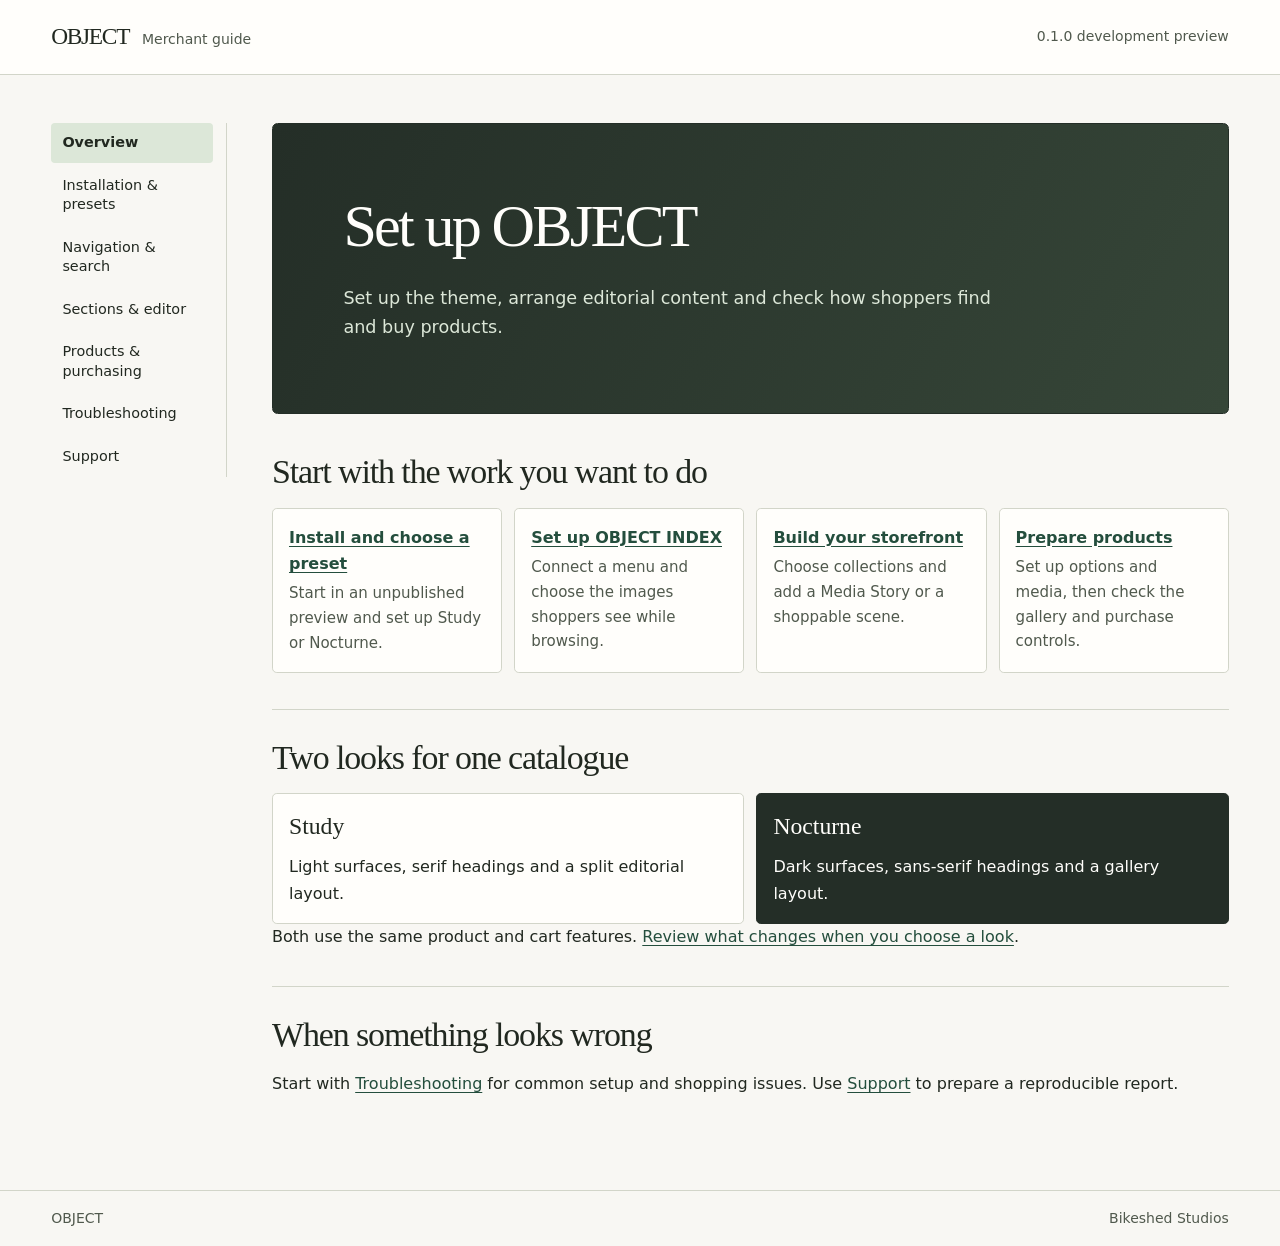
<file: index.html>
<!doctype html>
<html lang="en">
<head>
  <meta charset="utf-8">
  <meta name="viewport" content="width=device-width, initial-scale=1">
  <meta name="description" content="Set up the theme, arrange editorial content and check how shoppers find and buy products.">
  <title>OBJECT Merchant Guide</title>
  <link rel="stylesheet" href="assets/docs.css">
</head>
<body>
  <a class="skip-link" href="#main-content">Skip to content</a>
  <header class="masthead">
    <div class="masthead-inner">
      <a class="brand" href="index.html"><span>OBJECT</span><span>Merchant guide</span></a>
      <p class="version">0.1.0 development preview</p>
    </div>
  </header>
  <div class="shell">
    <nav class="guide-nav" aria-label="Guide">
      <ul>
        <li><a href="index.html" aria-current="page">Overview</a></li>
<li><a href="installation.html">Installation &amp; presets</a></li>
<li><a href="navigation.html">Navigation &amp; search</a></li>
<li><a href="sections.html">Sections &amp; editor</a></li>
<li><a href="products.html">Products &amp; purchasing</a></li>
<li><a href="troubleshooting.html">Troubleshooting</a></li>
<li><a href="support.html">Support</a></li>
      </ul>
    </nav>
    <main id="main-content" tabindex="-1">
      <header class="page-heading page-heading--home">
        <h1>Set up OBJECT</h1>
        <p>Set up the theme, arrange editorial content and check how shoppers find and buy products.</p>
      </header>
      <div class="reading-layout reading-layout--wide">
        
        <div class="reading">
<section aria-labelledby="start">
  <h2 id="start">Start with the work you want to do</h2>
  <div class="task-grid">
    <a class="task-card" href="installation.html"><strong>Install and choose a preset</strong><span>Start in an unpublished preview and set up Study or Nocturne.</span></a>
    <a class="task-card" href="navigation.html#index"><strong>Set up OBJECT INDEX</strong><span>Connect a menu and choose the images shoppers see while browsing.</span></a>
    <a class="task-card" href="sections.html"><strong>Build your storefront</strong><span>Choose collections and add a Media Story or a shoppable scene.</span></a>
    <a class="task-card" href="products.html#variants"><strong>Prepare products</strong><span>Set up options and media, then check the gallery and purchase controls.</span></a>
  </div>
</section>
<section aria-labelledby="presets">
  <h2 id="presets">Two looks for one catalogue</h2>
  <div class="preset-grid">
    <div class="preset-card"><h3>Study</h3><p>Light surfaces, serif headings and a split editorial layout.</p></div>
    <div class="preset-card preset-card--dark"><h3>Nocturne</h3><p>Dark surfaces, sans-serif headings and a gallery layout.</p></div>
  </div>
  <p>Both use the same product and cart features. <a href="installation.html#choose-a-look">Review what changes when you choose a look</a>.</p>
</section>
<section aria-labelledby="get-help">
  <h2 id="get-help">When something looks wrong</h2>
  <p>Start with <a href="troubleshooting.html">Troubleshooting</a> for common setup and shopping issues. Use <a href="support.html">Support</a> to prepare a reproducible report.</p>
</section>
        </div>
      </div>
    </main>
  </div>
  <footer class="footer">
    <div class="footer-inner"><span>OBJECT</span><span>Bikeshed Studios</span></div>
  </footer>
</body>
</html>
</file>
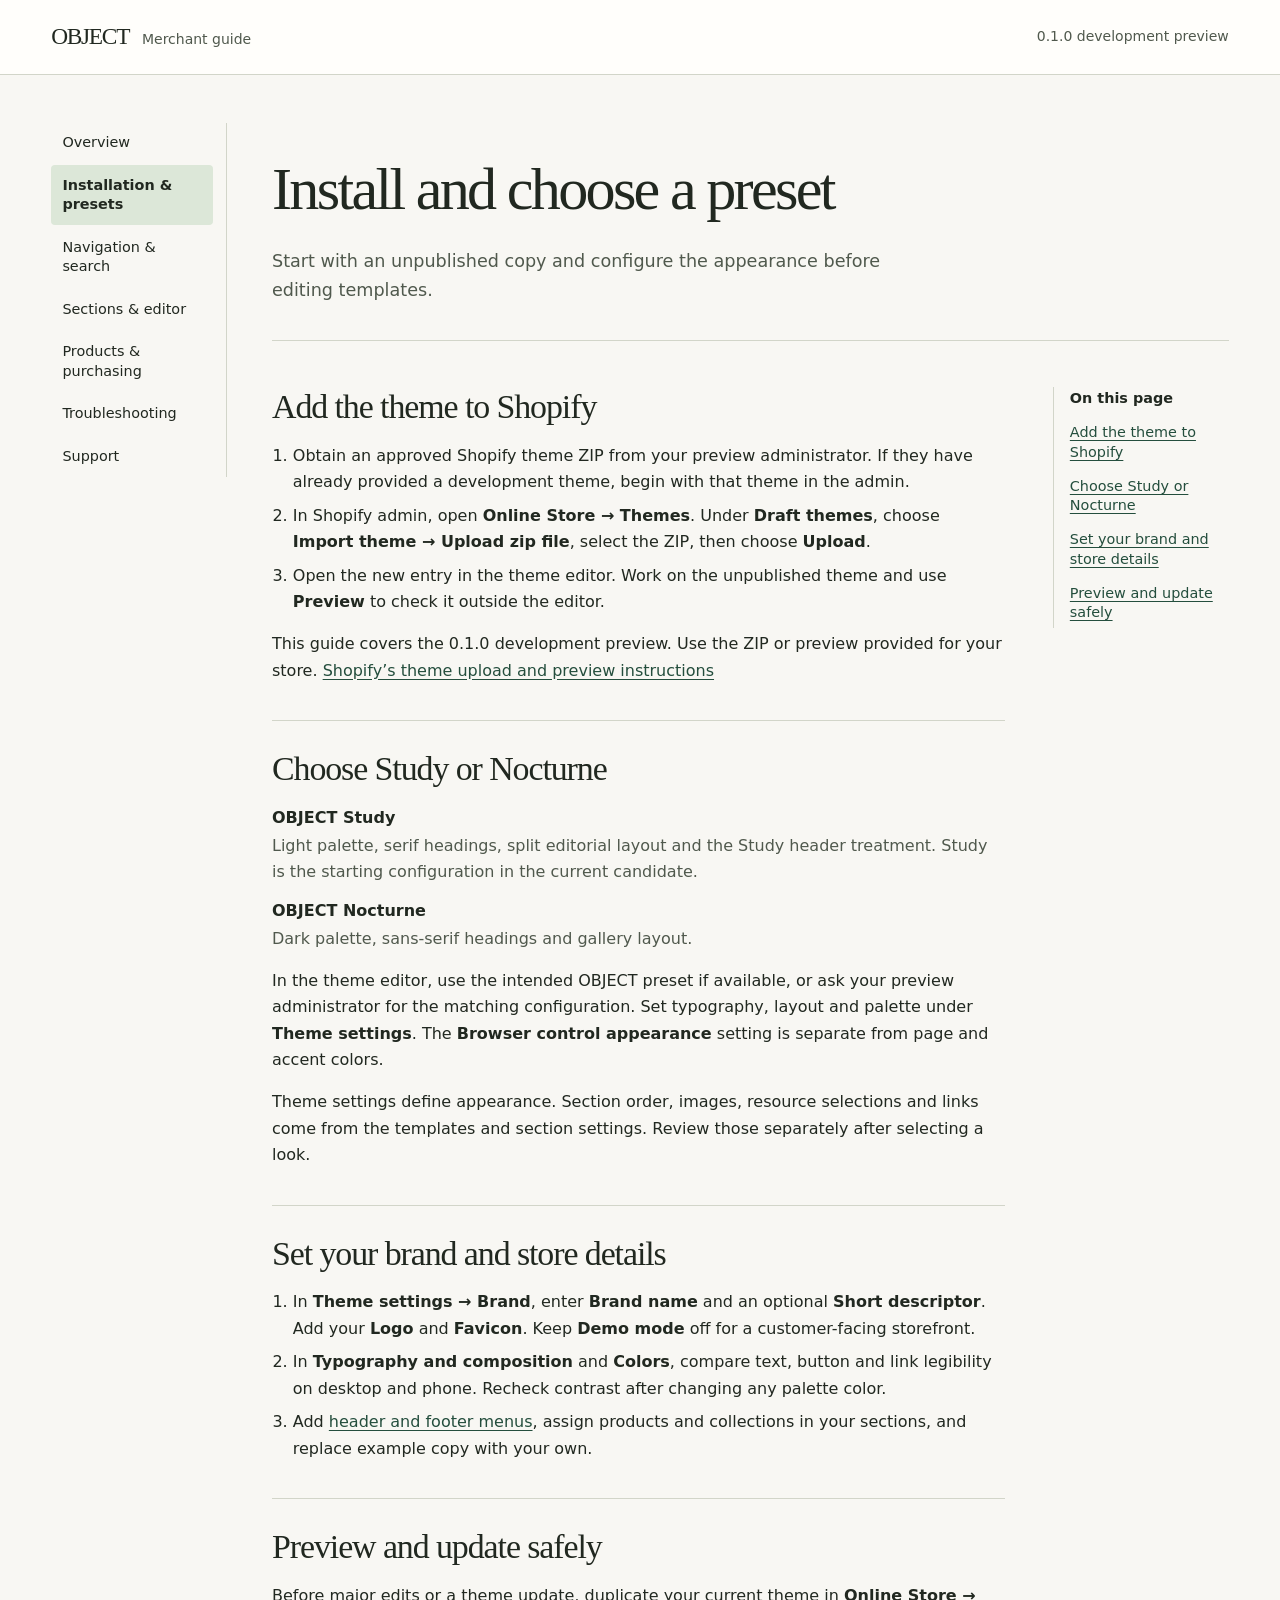
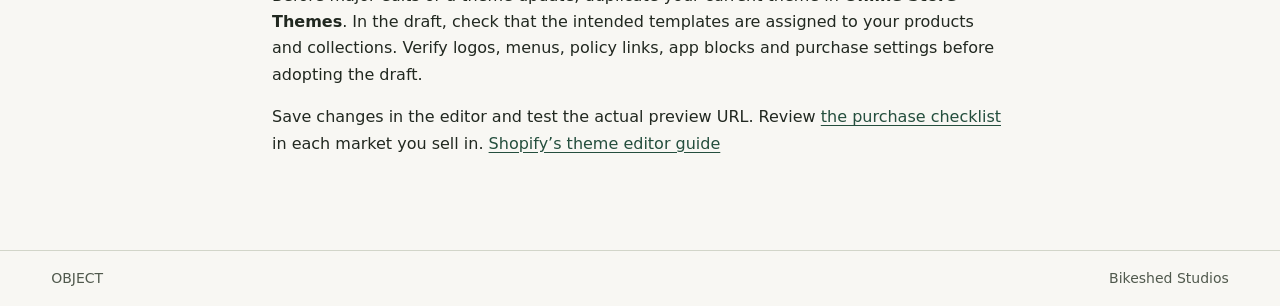
<file: installation.html>
<!doctype html>
<html lang="en">
<head>
  <meta charset="utf-8">
  <meta name="viewport" content="width=device-width, initial-scale=1">
  <meta name="description" content="Start with an unpublished copy and configure the appearance before editing templates.">
  <title>Install and choose a preset | OBJECT Merchant Guide</title>
  <link rel="stylesheet" href="assets/docs.css">
</head>
<body>
  <a class="skip-link" href="#main-content">Skip to content</a>
  <header class="masthead">
    <div class="masthead-inner">
      <a class="brand" href="index.html"><span>OBJECT</span><span>Merchant guide</span></a>
      <p class="version">0.1.0 development preview</p>
    </div>
  </header>
  <div class="shell">
    <nav class="guide-nav" aria-label="Guide">
      <ul>
        <li><a href="index.html">Overview</a></li>
<li><a href="installation.html" aria-current="page">Installation &amp; presets</a></li>
<li><a href="navigation.html">Navigation &amp; search</a></li>
<li><a href="sections.html">Sections &amp; editor</a></li>
<li><a href="products.html">Products &amp; purchasing</a></li>
<li><a href="troubleshooting.html">Troubleshooting</a></li>
<li><a href="support.html">Support</a></li>
      </ul>
    </nav>
    <main id="main-content" tabindex="-1">
      <header class="page-heading">
        <h1>Install and choose a preset</h1>
        <p>Start with an unpublished copy and configure the appearance before editing templates.</p>
      </header>
      <div class="reading-layout">
        <nav class="page-index" aria-label="On this page"><p>On this page</p><ul><li><a href="#install">Add the theme to Shopify</a></li>
<li><a href="#choose-a-look">Choose Study or Nocturne</a></li>
<li><a href="#brand-and-basics">Set your brand and store details</a></li>
<li><a href="#preview">Preview and update safely</a></li></ul></nav>
        <div class="reading">
<section>
  <h2 id="install">Add the theme to Shopify</h2>
  <ol>
    <li>Obtain an approved Shopify theme ZIP from your preview administrator. If they have already provided a development theme, begin with that theme in the admin.</li>
    <li>In Shopify admin, open <strong>Online Store → Themes</strong>. Under <strong>Draft themes</strong>, choose <strong>Import theme → Upload zip file</strong>, select the ZIP, then choose <strong>Upload</strong>.</li>
    <li>Open the new entry in the theme editor. Work on the unpublished theme and use <strong>Preview</strong> to check it outside the editor.</li>
  </ol>
  <p>This guide covers the 0.1.0 development preview. Use the ZIP or preview provided for your store. <a href="https://help.shopify.com/en/manual/online-store/themes/adding-themes">Shopify’s theme upload and preview instructions</a></p>
</section>
<section>
  <h2 id="choose-a-look">Choose Study or Nocturne</h2>
  <dl>
    <dt>OBJECT Study</dt><dd>Light palette, serif headings, split editorial layout and the Study header treatment. Study is the starting configuration in the current candidate.</dd>
    <dt>OBJECT Nocturne</dt><dd>Dark palette, sans-serif headings and gallery layout.</dd>
  </dl>
  <p>In the theme editor, use the intended OBJECT preset if available, or ask your preview administrator for the matching configuration. Set typography, layout and palette under <strong>Theme settings</strong>. The <strong>Browser control appearance</strong> setting is separate from page and accent colors.</p>
  <p>Theme settings define appearance. Section order, images, resource selections and links come from the templates and section settings. Review those separately after selecting a look.</p>
</section>
<section>
  <h2 id="brand-and-basics">Set your brand and store details</h2>
  <ol>
    <li>In <strong>Theme settings → Brand</strong>, enter <strong>Brand name</strong> and an optional <strong>Short descriptor</strong>. Add your <strong>Logo</strong> and <strong>Favicon</strong>. Keep <strong>Demo mode</strong> off for a customer-facing storefront.</li>
    <li>In <strong>Typography and composition</strong> and <strong>Colors</strong>, compare text, button and link legibility on desktop and phone. Recheck contrast after changing any palette color.</li>
    <li>Add <a href="navigation.html#index">header and footer menus</a>, assign products and collections in your sections, and replace example copy with your own.</li>
  </ol>
</section>
<section>
  <h2 id="preview">Preview and update safely</h2>
  <p>Before major edits or a theme update, duplicate your current theme in <strong>Online Store → Themes</strong>. In the draft, check that the intended templates are assigned to your products and collections. Verify logos, menus, policy links, app blocks and purchase settings before adopting the draft.</p>
  <p>Save changes in the editor and test the actual preview URL. Review <a href="products.html#preview-purchase">the purchase checklist</a> in each market you sell in. <a href="https://help.shopify.com/en/manual/online-store/themes/customizing-themes">Shopify’s theme editor guide</a></p>
</section>
        </div>
      </div>
    </main>
  </div>
  <footer class="footer">
    <div class="footer-inner"><span>OBJECT</span><span>Bikeshed Studios</span></div>
  </footer>
</body>
</html>
</file>
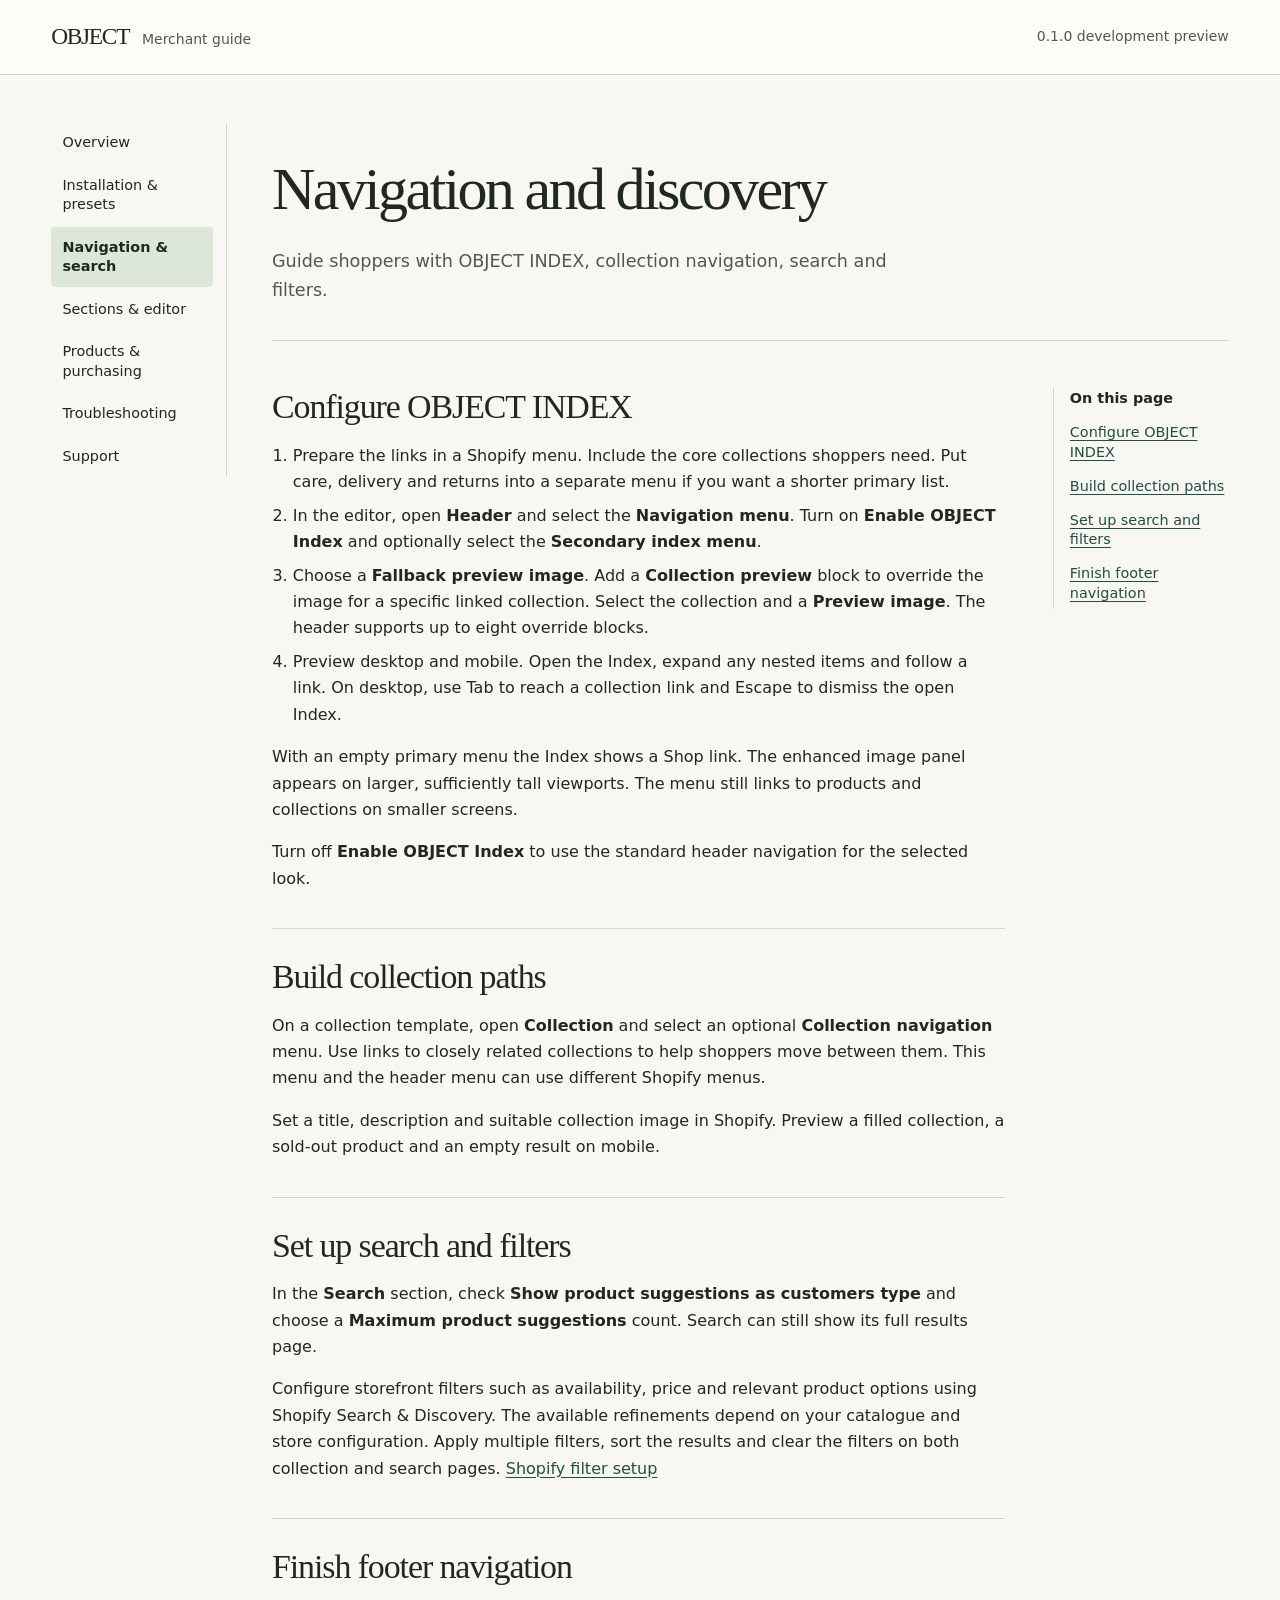
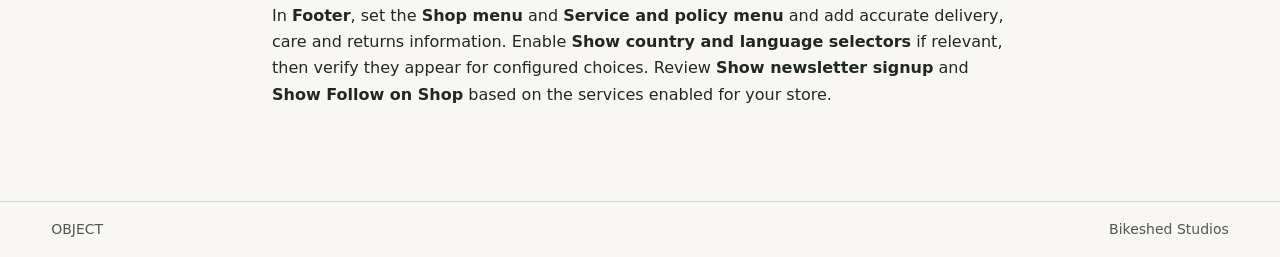
<file: navigation.html>
<!doctype html>
<html lang="en">
<head>
  <meta charset="utf-8">
  <meta name="viewport" content="width=device-width, initial-scale=1">
  <meta name="description" content="Guide shoppers with OBJECT INDEX, collection navigation, search and filters.">
  <title>Navigation and discovery | OBJECT Merchant Guide</title>
  <link rel="stylesheet" href="assets/docs.css">
</head>
<body>
  <a class="skip-link" href="#main-content">Skip to content</a>
  <header class="masthead">
    <div class="masthead-inner">
      <a class="brand" href="index.html"><span>OBJECT</span><span>Merchant guide</span></a>
      <p class="version">0.1.0 development preview</p>
    </div>
  </header>
  <div class="shell">
    <nav class="guide-nav" aria-label="Guide">
      <ul>
        <li><a href="index.html">Overview</a></li>
<li><a href="installation.html">Installation &amp; presets</a></li>
<li><a href="navigation.html" aria-current="page">Navigation &amp; search</a></li>
<li><a href="sections.html">Sections &amp; editor</a></li>
<li><a href="products.html">Products &amp; purchasing</a></li>
<li><a href="troubleshooting.html">Troubleshooting</a></li>
<li><a href="support.html">Support</a></li>
      </ul>
    </nav>
    <main id="main-content" tabindex="-1">
      <header class="page-heading">
        <h1>Navigation and discovery</h1>
        <p>Guide shoppers with OBJECT INDEX, collection navigation, search and filters.</p>
      </header>
      <div class="reading-layout">
        <nav class="page-index" aria-label="On this page"><p>On this page</p><ul><li><a href="#index">Configure OBJECT INDEX</a></li>
<li><a href="#collections">Build collection paths</a></li>
<li><a href="#search-filters">Set up search and filters</a></li>
<li><a href="#footer">Finish footer navigation</a></li></ul></nav>
        <div class="reading">
<section>
  <h2 id="index">Configure OBJECT INDEX</h2>
  <ol>
    <li>Prepare the links in a Shopify menu. Include the core collections shoppers need. Put care, delivery and returns into a separate menu if you want a shorter primary list.</li>
    <li>In the editor, open <strong>Header</strong> and select the <strong>Navigation menu</strong>. Turn on <strong>Enable OBJECT Index</strong> and optionally select the <strong>Secondary index menu</strong>.</li>
    <li>Choose a <strong>Fallback preview image</strong>. Add a <strong>Collection preview</strong> block to override the image for a specific linked collection. Select the collection and a <strong>Preview image</strong>. The header supports up to eight override blocks.</li>
    <li>Preview desktop and mobile. Open the Index, expand any nested items and follow a link. On desktop, use Tab to reach a collection link and Escape to dismiss the open Index.</li>
  </ol>
  <p>With an empty primary menu the Index shows a Shop link. The enhanced image panel appears on larger, sufficiently tall viewports. The menu still links to products and collections on smaller screens.</p>
  <p>Turn off <strong>Enable OBJECT Index</strong> to use the standard header navigation for the selected look.</p>
</section>
<section>
  <h2 id="collections">Build collection paths</h2>
  <p>On a collection template, open <strong>Collection</strong> and select an optional <strong>Collection navigation</strong> menu. Use links to closely related collections to help shoppers move between them. This menu and the header menu can use different Shopify menus.</p>
  <p>Set a title, description and suitable collection image in Shopify. Preview a filled collection, a sold-out product and an empty result on mobile.</p>
</section>
<section>
  <h2 id="search-filters">Set up search and filters</h2>
  <p>In the <strong>Search</strong> section, check <strong>Show product suggestions as customers type</strong> and choose a <strong>Maximum product suggestions</strong> count. Search can still show its full results page.</p>
  <p>Configure storefront filters such as availability, price and relevant product options using Shopify Search &amp; Discovery. The available refinements depend on your catalogue and store configuration. Apply multiple filters, sort the results and clear the filters on both collection and search pages. <a href="https://help.shopify.com/en/manual/online-store/storefront-search/search-and-discovery-filters">Shopify filter setup</a></p>
</section>
<section>
  <h2 id="footer">Finish footer navigation</h2>
  <p>In <strong>Footer</strong>, set the <strong>Shop menu</strong> and <strong>Service and policy menu</strong> and add accurate delivery, care and returns information. Enable <strong>Show country and language selectors</strong> if relevant, then verify they appear for configured choices. Review <strong>Show newsletter signup</strong> and <strong>Show Follow on Shop</strong> based on the services enabled for your store.</p>
</section>
        </div>
      </div>
    </main>
  </div>
  <footer class="footer">
    <div class="footer-inner"><span>OBJECT</span><span>Bikeshed Studios</span></div>
  </footer>
</body>
</html>
</file>
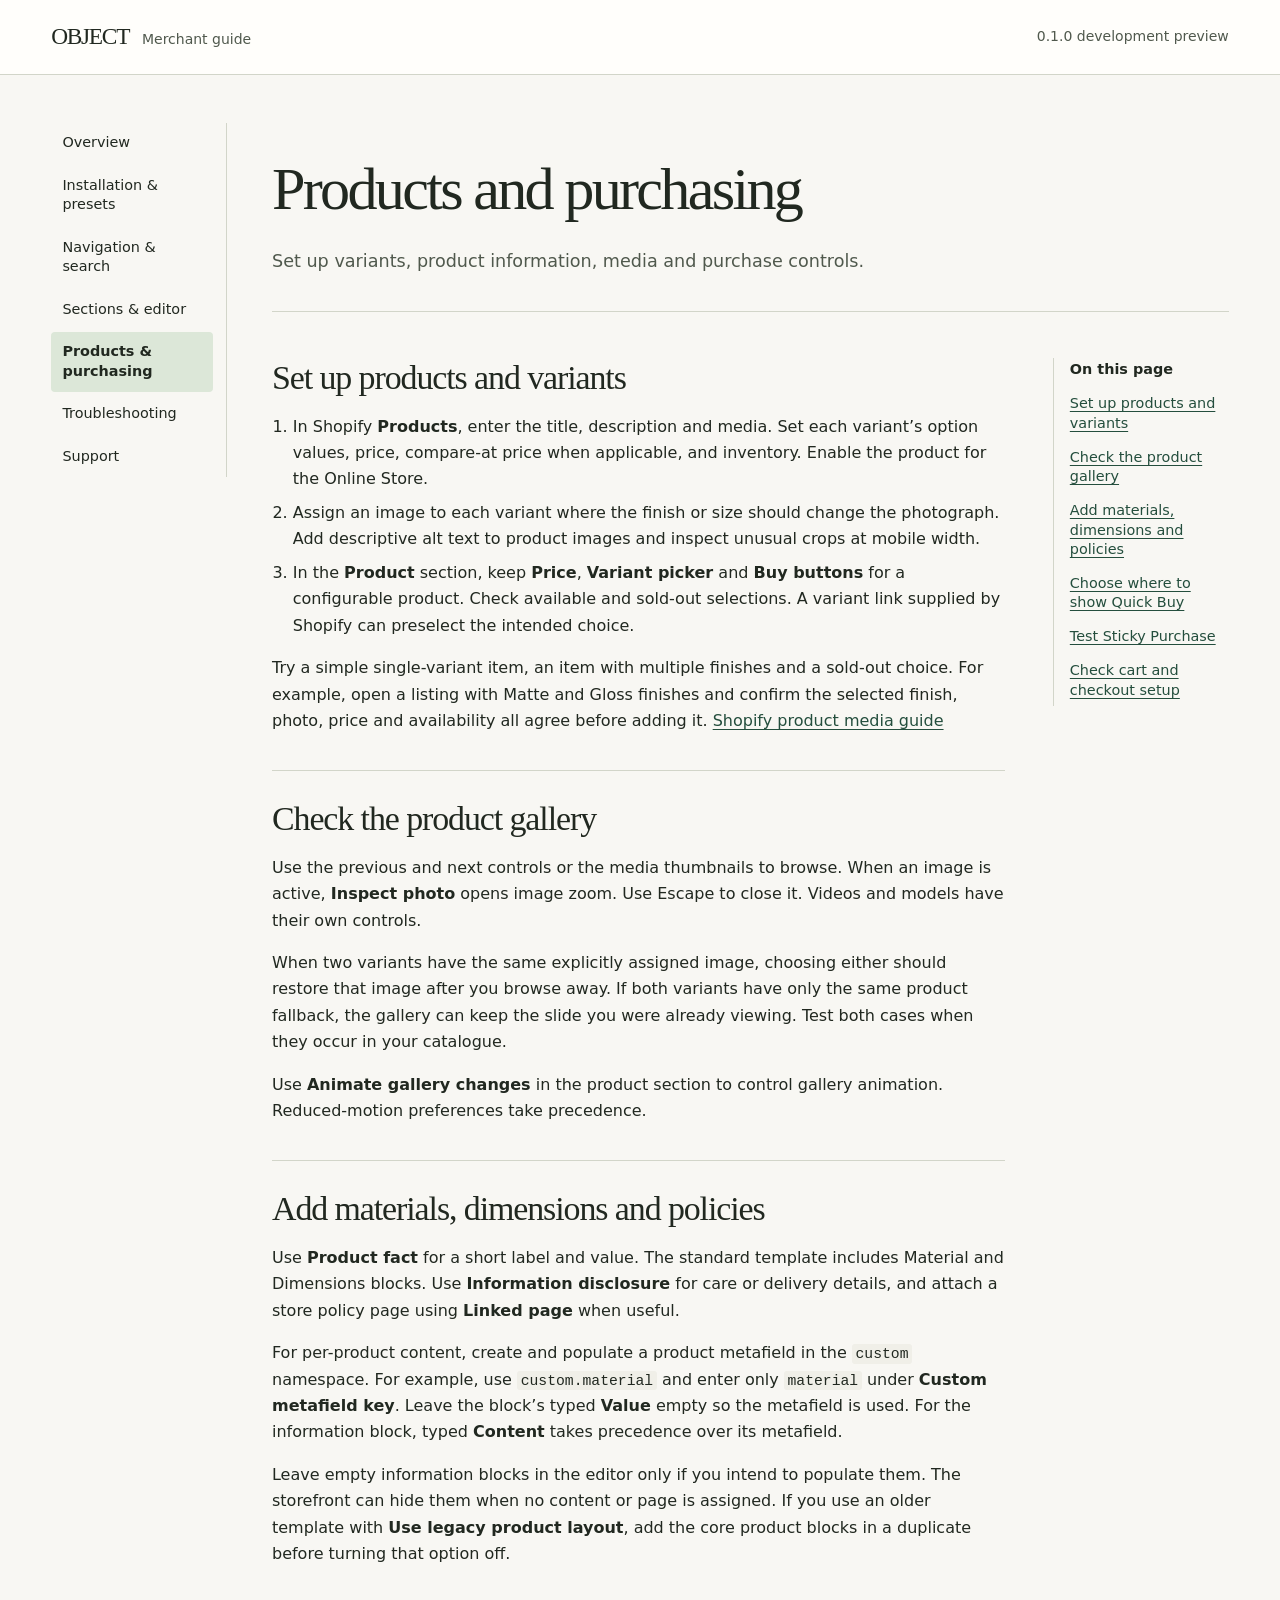
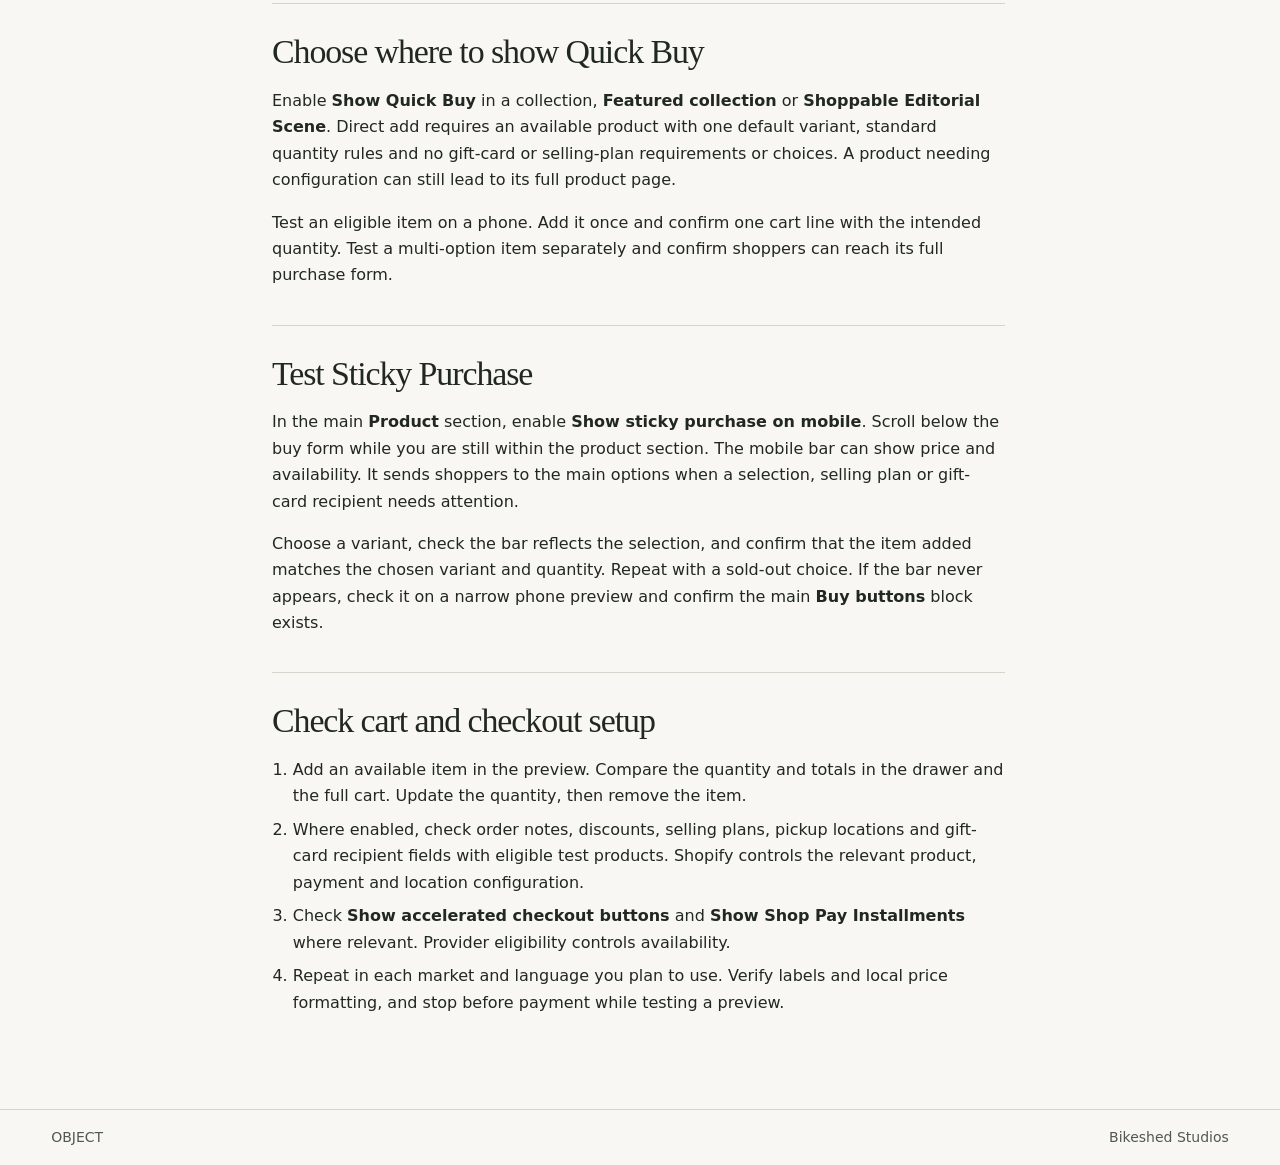
<file: products.html>
<!doctype html>
<html lang="en">
<head>
  <meta charset="utf-8">
  <meta name="viewport" content="width=device-width, initial-scale=1">
  <meta name="description" content="Set up variants, product information, media and purchase controls.">
  <title>Products and purchasing | OBJECT Merchant Guide</title>
  <link rel="stylesheet" href="assets/docs.css">
</head>
<body>
  <a class="skip-link" href="#main-content">Skip to content</a>
  <header class="masthead">
    <div class="masthead-inner">
      <a class="brand" href="index.html"><span>OBJECT</span><span>Merchant guide</span></a>
      <p class="version">0.1.0 development preview</p>
    </div>
  </header>
  <div class="shell">
    <nav class="guide-nav" aria-label="Guide">
      <ul>
        <li><a href="index.html">Overview</a></li>
<li><a href="installation.html">Installation &amp; presets</a></li>
<li><a href="navigation.html">Navigation &amp; search</a></li>
<li><a href="sections.html">Sections &amp; editor</a></li>
<li><a href="products.html" aria-current="page">Products &amp; purchasing</a></li>
<li><a href="troubleshooting.html">Troubleshooting</a></li>
<li><a href="support.html">Support</a></li>
      </ul>
    </nav>
    <main id="main-content" tabindex="-1">
      <header class="page-heading">
        <h1>Products and purchasing</h1>
        <p>Set up variants, product information, media and purchase controls.</p>
      </header>
      <div class="reading-layout">
        <nav class="page-index" aria-label="On this page"><p>On this page</p><ul><li><a href="#variants">Set up products and variants</a></li>
<li><a href="#gallery">Check the product gallery</a></li>
<li><a href="#information">Add materials, dimensions and policies</a></li>
<li><a href="#quick-buy">Choose where to show Quick Buy</a></li>
<li><a href="#sticky-purchase">Test Sticky Purchase</a></li>
<li><a href="#preview-purchase">Check cart and checkout setup</a></li></ul></nav>
        <div class="reading">
<section>
  <h2 id="variants">Set up products and variants</h2>
  <ol>
    <li>In Shopify <strong>Products</strong>, enter the title, description and media. Set each variant’s option values, price, compare-at price when applicable, and inventory. Enable the product for the Online Store.</li>
    <li>Assign an image to each variant where the finish or size should change the photograph. Add descriptive alt text to product images and inspect unusual crops at mobile width.</li>
    <li>In the <strong>Product</strong> section, keep <strong>Price</strong>, <strong>Variant picker</strong> and <strong>Buy buttons</strong> for a configurable product. Check available and sold-out selections. A variant link supplied by Shopify can preselect the intended choice.</li>
  </ol>
  <p>Try a simple single-variant item, an item with multiple finishes and a sold-out choice. For example, open a listing with Matte and Gloss finishes and confirm the selected finish, photo, price and availability all agree before adding it. <a href="https://help.shopify.com/en/manual/products/product-media">Shopify product media guide</a></p>
</section>
<section>
  <h2 id="gallery">Check the product gallery</h2>
  <p>Use the previous and next controls or the media thumbnails to browse. When an image is active, <strong>Inspect photo</strong> opens image zoom. Use Escape to close it. Videos and models have their own controls.</p>
  <p>When two variants have the same explicitly assigned image, choosing either should restore that image after you browse away. If both variants have only the same product fallback, the gallery can keep the slide you were already viewing. Test both cases when they occur in your catalogue.</p>
  <p>Use <strong>Animate gallery changes</strong> in the product section to control gallery animation. Reduced-motion preferences take precedence.</p>
</section>
<section>
  <h2 id="information">Add materials, dimensions and policies</h2>
  <p>Use <strong>Product fact</strong> for a short label and value. The standard template includes Material and Dimensions blocks. Use <strong>Information disclosure</strong> for care or delivery details, and attach a store policy page using <strong>Linked page</strong> when useful.</p>
  <p>For per-product content, create and populate a product metafield in the <code>custom</code> namespace. For example, use <code>custom.material</code> and enter only <code>material</code> under <strong>Custom metafield key</strong>. Leave the block’s typed <strong>Value</strong> empty so the metafield is used. For the information block, typed <strong>Content</strong> takes precedence over its metafield.</p>
  <p>Leave empty information blocks in the editor only if you intend to populate them. The storefront can hide them when no content or page is assigned. If you use an older template with <strong>Use legacy product layout</strong>, add the core product blocks in a duplicate before turning that option off.</p>
</section>
<section>
  <h2 id="quick-buy">Choose where to show Quick Buy</h2>
  <p>Enable <strong>Show Quick Buy</strong> in a collection, <strong>Featured collection</strong> or <strong>Shoppable Editorial Scene</strong>. Direct add requires an available product with one default variant, standard quantity rules and no gift-card or selling-plan requirements or choices. A product needing configuration can still lead to its full product page.</p>
  <p>Test an eligible item on a phone. Add it once and confirm one cart line with the intended quantity. Test a multi-option item separately and confirm shoppers can reach its full purchase form.</p>
</section>
<section>
  <h2 id="sticky-purchase">Test Sticky Purchase</h2>
  <p>In the main <strong>Product</strong> section, enable <strong>Show sticky purchase on mobile</strong>. Scroll below the buy form while you are still within the product section. The mobile bar can show price and availability. It sends shoppers to the main options when a selection, selling plan or gift-card recipient needs attention.</p>
  <p>Choose a variant, check the bar reflects the selection, and confirm that the item added matches the chosen variant and quantity. Repeat with a sold-out choice. If the bar never appears, check it on a narrow phone preview and confirm the main <strong>Buy buttons</strong> block exists.</p>
</section>
<section>
  <h2 id="preview-purchase">Check cart and checkout setup</h2>
  <ol>
    <li>Add an available item in the preview. Compare the quantity and totals in the drawer and the full cart. Update the quantity, then remove the item.</li>
    <li>Where enabled, check order notes, discounts, selling plans, pickup locations and gift-card recipient fields with eligible test products. Shopify controls the relevant product, payment and location configuration.</li>
    <li>Check <strong>Show accelerated checkout buttons</strong> and <strong>Show Shop Pay Installments</strong> where relevant. Provider eligibility controls availability.</li>
    <li>Repeat in each market and language you plan to use. Verify labels and local price formatting, and stop before payment while testing a preview.</li>
  </ol>
</section>
        </div>
      </div>
    </main>
  </div>
  <footer class="footer">
    <div class="footer-inner"><span>OBJECT</span><span>Bikeshed Studios</span></div>
  </footer>
</body>
</html>
</file>
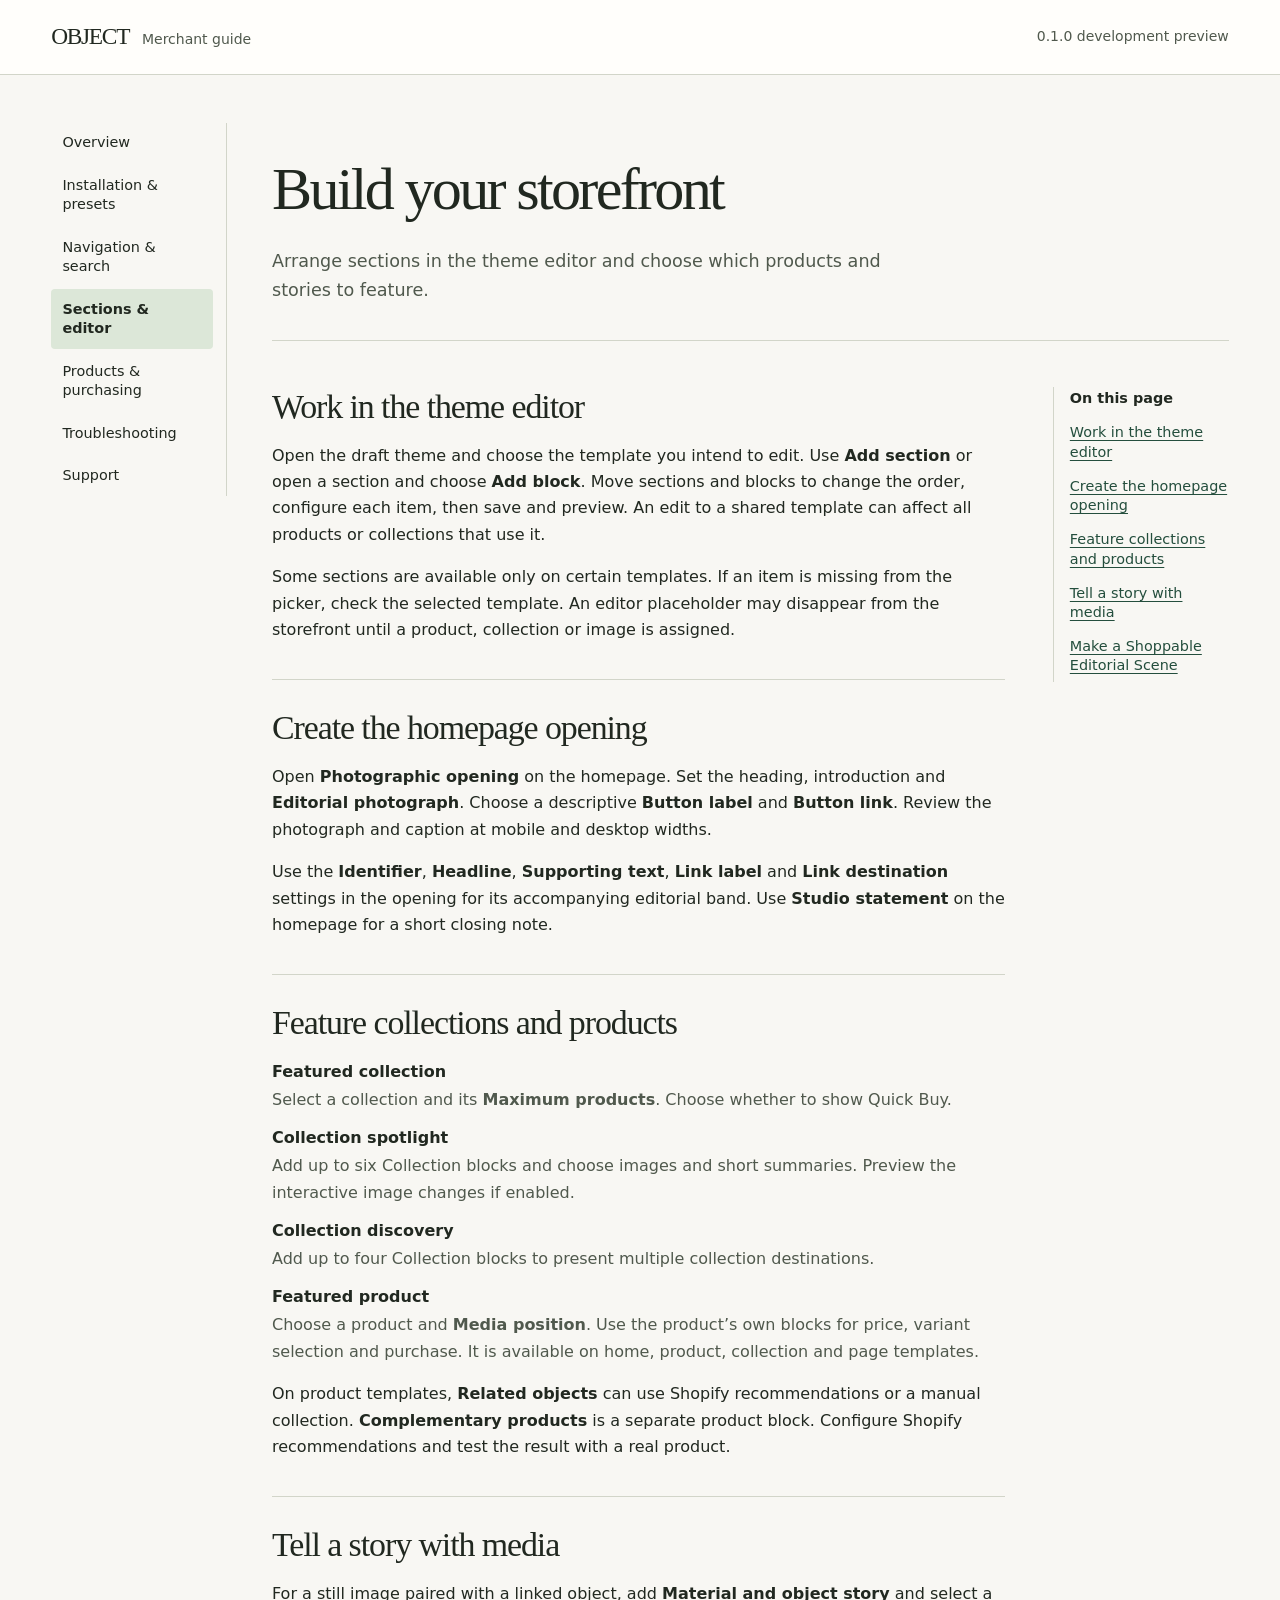
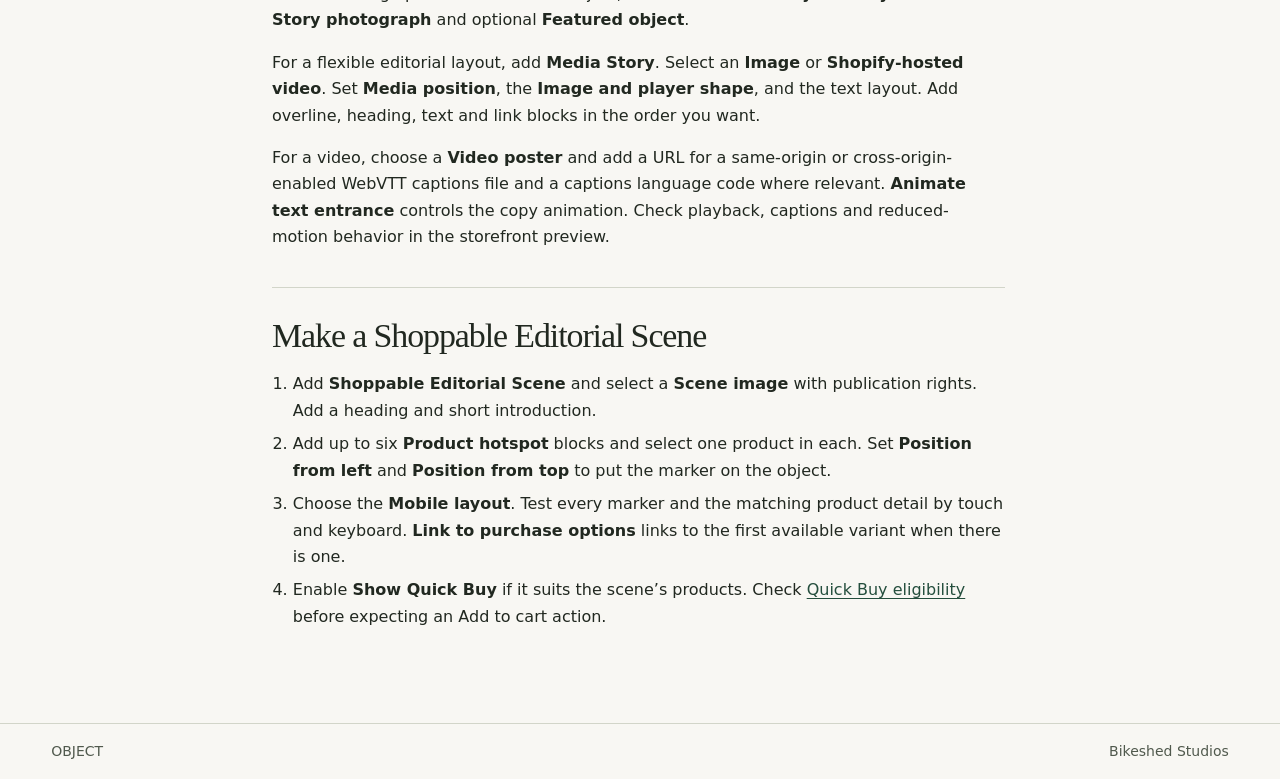
<file: sections.html>
<!doctype html>
<html lang="en">
<head>
  <meta charset="utf-8">
  <meta name="viewport" content="width=device-width, initial-scale=1">
  <meta name="description" content="Arrange sections in the theme editor and choose which products and stories to feature.">
  <title>Build your storefront | OBJECT Merchant Guide</title>
  <link rel="stylesheet" href="assets/docs.css">
</head>
<body>
  <a class="skip-link" href="#main-content">Skip to content</a>
  <header class="masthead">
    <div class="masthead-inner">
      <a class="brand" href="index.html"><span>OBJECT</span><span>Merchant guide</span></a>
      <p class="version">0.1.0 development preview</p>
    </div>
  </header>
  <div class="shell">
    <nav class="guide-nav" aria-label="Guide">
      <ul>
        <li><a href="index.html">Overview</a></li>
<li><a href="installation.html">Installation &amp; presets</a></li>
<li><a href="navigation.html">Navigation &amp; search</a></li>
<li><a href="sections.html" aria-current="page">Sections &amp; editor</a></li>
<li><a href="products.html">Products &amp; purchasing</a></li>
<li><a href="troubleshooting.html">Troubleshooting</a></li>
<li><a href="support.html">Support</a></li>
      </ul>
    </nav>
    <main id="main-content" tabindex="-1">
      <header class="page-heading">
        <h1>Build your storefront</h1>
        <p>Arrange sections in the theme editor and choose which products and stories to feature.</p>
      </header>
      <div class="reading-layout">
        <nav class="page-index" aria-label="On this page"><p>On this page</p><ul><li><a href="#editor">Work in the theme editor</a></li>
<li><a href="#opening">Create the homepage opening</a></li>
<li><a href="#collection-and-product">Feature collections and products</a></li>
<li><a href="#media-story">Tell a story with media</a></li>
<li><a href="#shoppable-scene">Make a Shoppable Editorial Scene</a></li></ul></nav>
        <div class="reading">
<section>
  <h2 id="editor">Work in the theme editor</h2>
  <p>Open the draft theme and choose the template you intend to edit. Use <strong>Add section</strong> or open a section and choose <strong>Add block</strong>. Move sections and blocks to change the order, configure each item, then save and preview. An edit to a shared template can affect all products or collections that use it.</p>
  <p>Some sections are available only on certain templates. If an item is missing from the picker, check the selected template. An editor placeholder may disappear from the storefront until a product, collection or image is assigned.</p>
</section>
<section>
  <h2 id="opening">Create the homepage opening</h2>
  <p>Open <strong>Photographic opening</strong> on the homepage. Set the heading, introduction and <strong>Editorial photograph</strong>. Choose a descriptive <strong>Button label</strong> and <strong>Button link</strong>. Review the photograph and caption at mobile and desktop widths.</p>
  <p>Use the <strong>Identifier</strong>, <strong>Headline</strong>, <strong>Supporting text</strong>, <strong>Link label</strong> and <strong>Link destination</strong> settings in the opening for its accompanying editorial band. Use <strong>Studio statement</strong> on the homepage for a short closing note.</p>
</section>
<section>
  <h2 id="collection-and-product">Feature collections and products</h2>
  <dl>
    <dt>Featured collection</dt><dd>Select a collection and its <strong>Maximum products</strong>. Choose whether to show Quick Buy.</dd>
    <dt>Collection spotlight</dt><dd>Add up to six Collection blocks and choose images and short summaries. Preview the interactive image changes if enabled.</dd>
    <dt>Collection discovery</dt><dd>Add up to four Collection blocks to present multiple collection destinations.</dd>
    <dt>Featured product</dt><dd>Choose a product and <strong>Media position</strong>. Use the product’s own blocks for price, variant selection and purchase. It is available on home, product, collection and page templates.</dd>
  </dl>
  <p>On product templates, <strong>Related objects</strong> can use Shopify recommendations or a manual collection. <strong>Complementary products</strong> is a separate product block. Configure Shopify recommendations and test the result with a real product.</p>
</section>
<section>
  <h2 id="media-story">Tell a story with media</h2>
  <p>For a still image paired with a linked object, add <strong>Material and object story</strong> and select a <strong>Story photograph</strong> and optional <strong>Featured object</strong>.</p>
  <p>For a flexible editorial layout, add <strong>Media Story</strong>. Select an <strong>Image</strong> or <strong>Shopify-hosted video</strong>. Set <strong>Media position</strong>, the <strong>Image and player shape</strong>, and the text layout. Add overline, heading, text and link blocks in the order you want.</p>
  <p>For a video, choose a <strong>Video poster</strong> and add a URL for a same-origin or cross-origin-enabled WebVTT captions file and a captions language code where relevant. <strong>Animate text entrance</strong> controls the copy animation. Check playback, captions and reduced-motion behavior in the storefront preview.</p>
</section>
<section>
  <h2 id="shoppable-scene">Make a Shoppable Editorial Scene</h2>
  <ol>
    <li>Add <strong>Shoppable Editorial Scene</strong> and select a <strong>Scene image</strong> with publication rights. Add a heading and short introduction.</li>
    <li>Add up to six <strong>Product hotspot</strong> blocks and select one product in each. Set <strong>Position from left</strong> and <strong>Position from top</strong> to put the marker on the object.</li>
    <li>Choose the <strong>Mobile layout</strong>. Test every marker and the matching product detail by touch and keyboard. <strong>Link to purchase options</strong> links to the first available variant when there is one.</li>
    <li>Enable <strong>Show Quick Buy</strong> if it suits the scene’s products. Check <a href="products.html#quick-buy">Quick Buy eligibility</a> before expecting an Add to cart action.</li>
  </ol>
</section>
        </div>
      </div>
    </main>
  </div>
  <footer class="footer">
    <div class="footer-inner"><span>OBJECT</span><span>Bikeshed Studios</span></div>
  </footer>
</body>
</html>
</file>
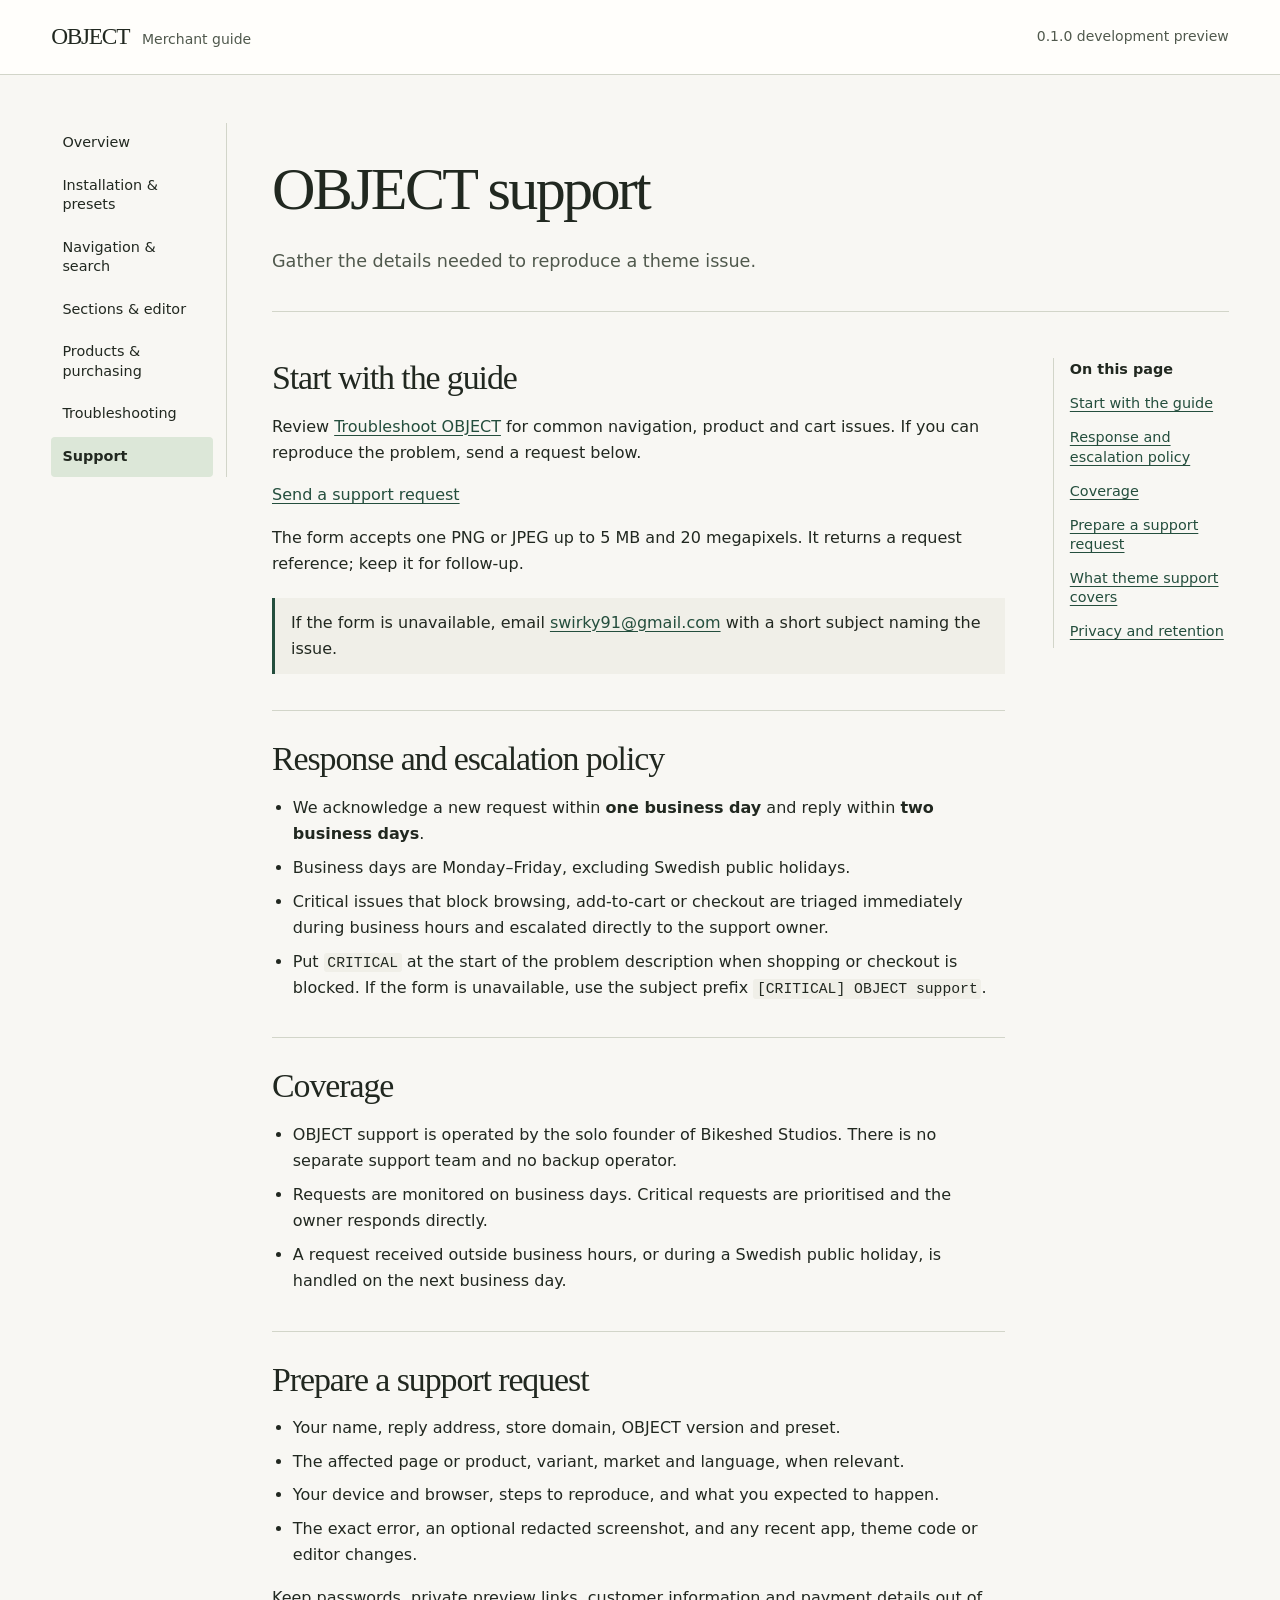
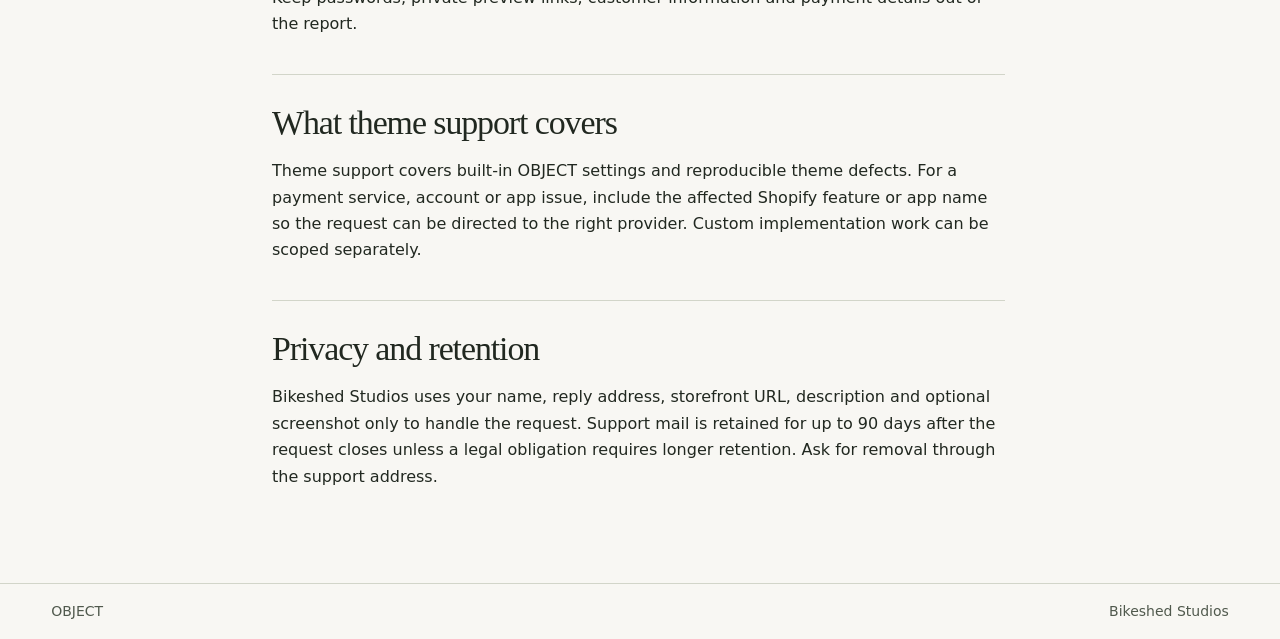
<file: support.html>
<!doctype html>
<html lang="en">
<head>
  <meta charset="utf-8">
  <meta name="viewport" content="width=device-width, initial-scale=1">
  <meta name="description" content="Gather the details needed to reproduce a theme issue.">
  <title>OBJECT support | OBJECT Merchant Guide</title>
  <link rel="stylesheet" href="assets/docs.css">
</head>
<body>
  <a class="skip-link" href="#main-content">Skip to content</a>
  <header class="masthead">
    <div class="masthead-inner">
      <a class="brand" href="index.html"><span>OBJECT</span><span>Merchant guide</span></a>
      <p class="version">0.1.0 development preview</p>
    </div>
  </header>
  <div class="shell">
    <nav class="guide-nav" aria-label="Guide">
      <ul>
        <li><a href="index.html">Overview</a></li>
<li><a href="installation.html">Installation &amp; presets</a></li>
<li><a href="navigation.html">Navigation &amp; search</a></li>
<li><a href="sections.html">Sections &amp; editor</a></li>
<li><a href="products.html">Products &amp; purchasing</a></li>
<li><a href="troubleshooting.html">Troubleshooting</a></li>
<li><a href="support.html" aria-current="page">Support</a></li>
      </ul>
    </nav>
    <main id="main-content" tabindex="-1">
      <header class="page-heading">
        <h1>OBJECT support</h1>
        <p>Gather the details needed to reproduce a theme issue.</p>
      </header>
      <div class="reading-layout">
        <nav class="page-index" aria-label="On this page"><p>On this page</p><ul><li><a href="#start-here">Start with the guide</a></li>
<li><a href="#response-policy">Response and escalation policy</a></li>
<li><a href="#support-coverage">Coverage</a></li>
<li><a href="#prepare-a-request">Prepare a support request</a></li>
<li><a href="#what-support-covers">What theme support covers</a></li>
<li><a href="#support-privacy">Privacy and retention</a></li></ul></nav>
        <div class="reading">
<section>
  <h2 id="start-here">Start with the guide</h2>
  <p>Review <a href="troubleshooting.html">Troubleshoot OBJECT</a> for common navigation, product and cart issues. If you can reproduce the problem, send a request below.</p>
  <p><a class="button" href="https://nullworx.space/support">Send a support request</a></p>
  <p>The form accepts one PNG or JPEG up to 5 MB and 20 megapixels. It returns a request reference; keep it for follow-up.</p>
  <aside class="note" aria-label="Support contact">
    <p>If the form is unavailable, email <a href="mailto:swirky91@gmail.com">swirky91@gmail.com</a> with a short subject naming the issue.</p>
  </aside>
</section>
<section>
  <h2 id="response-policy">Response and escalation policy</h2>
  <ul>
    <li>We acknowledge a new request within <strong>one business day</strong> and reply within <strong>two business days</strong>.</li>
    <li>Business days are Monday–Friday, excluding Swedish public holidays.</li>
    <li>Critical issues that block browsing, add-to-cart or checkout are triaged immediately during business hours and escalated directly to the support owner.</li>
    <li>Put <code>CRITICAL</code> at the start of the problem description when shopping or checkout is blocked. If the form is unavailable, use the subject prefix <code>[CRITICAL] OBJECT support</code>.</li>
  </ul>
</section>
<section>
  <h2 id="support-coverage">Coverage</h2>
  <ul>
    <li>OBJECT support is operated by the solo founder of Bikeshed Studios. There is no separate support team and no backup operator.</li>
    <li>Requests are monitored on business days. Critical requests are prioritised and the owner responds directly.</li>
    <li>A request received outside business hours, or during a Swedish public holiday, is handled on the next business day.</li>
  </ul>
</section>
<section>
  <h2 id="prepare-a-request">Prepare a support request</h2>
  <ul>
    <li>Your name, reply address, store domain, OBJECT version and preset.</li>
    <li>The affected page or product, variant, market and language, when relevant.</li>
    <li>Your device and browser, steps to reproduce, and what you expected to happen.</li>
    <li>The exact error, an optional redacted screenshot, and any recent app, theme code or editor changes.</li>
  </ul>
  <p>Keep passwords, private preview links, customer information and payment details out of the report.</p>
</section>
<section>
  <h2 id="what-support-covers">What theme support covers</h2>
  <p>Theme support covers built-in OBJECT settings and reproducible theme defects. For a payment service, account or app issue, include the affected Shopify feature or app name so the request can be directed to the right provider. Custom implementation work can be scoped separately.</p>
</section>
<section>
  <h2 id="support-privacy">Privacy and retention</h2>
  <p>Bikeshed Studios uses your name, reply address, storefront URL, description and optional screenshot only to handle the request. Support mail is retained for up to 90 days after the request closes unless a legal obligation requires longer retention. Ask for removal through the support address.</p>
</section>
        </div>
      </div>
    </main>
  </div>
  <footer class="footer">
    <div class="footer-inner"><span>OBJECT</span><span>Bikeshed Studios</span></div>
  </footer>
</body>
</html>
</file>
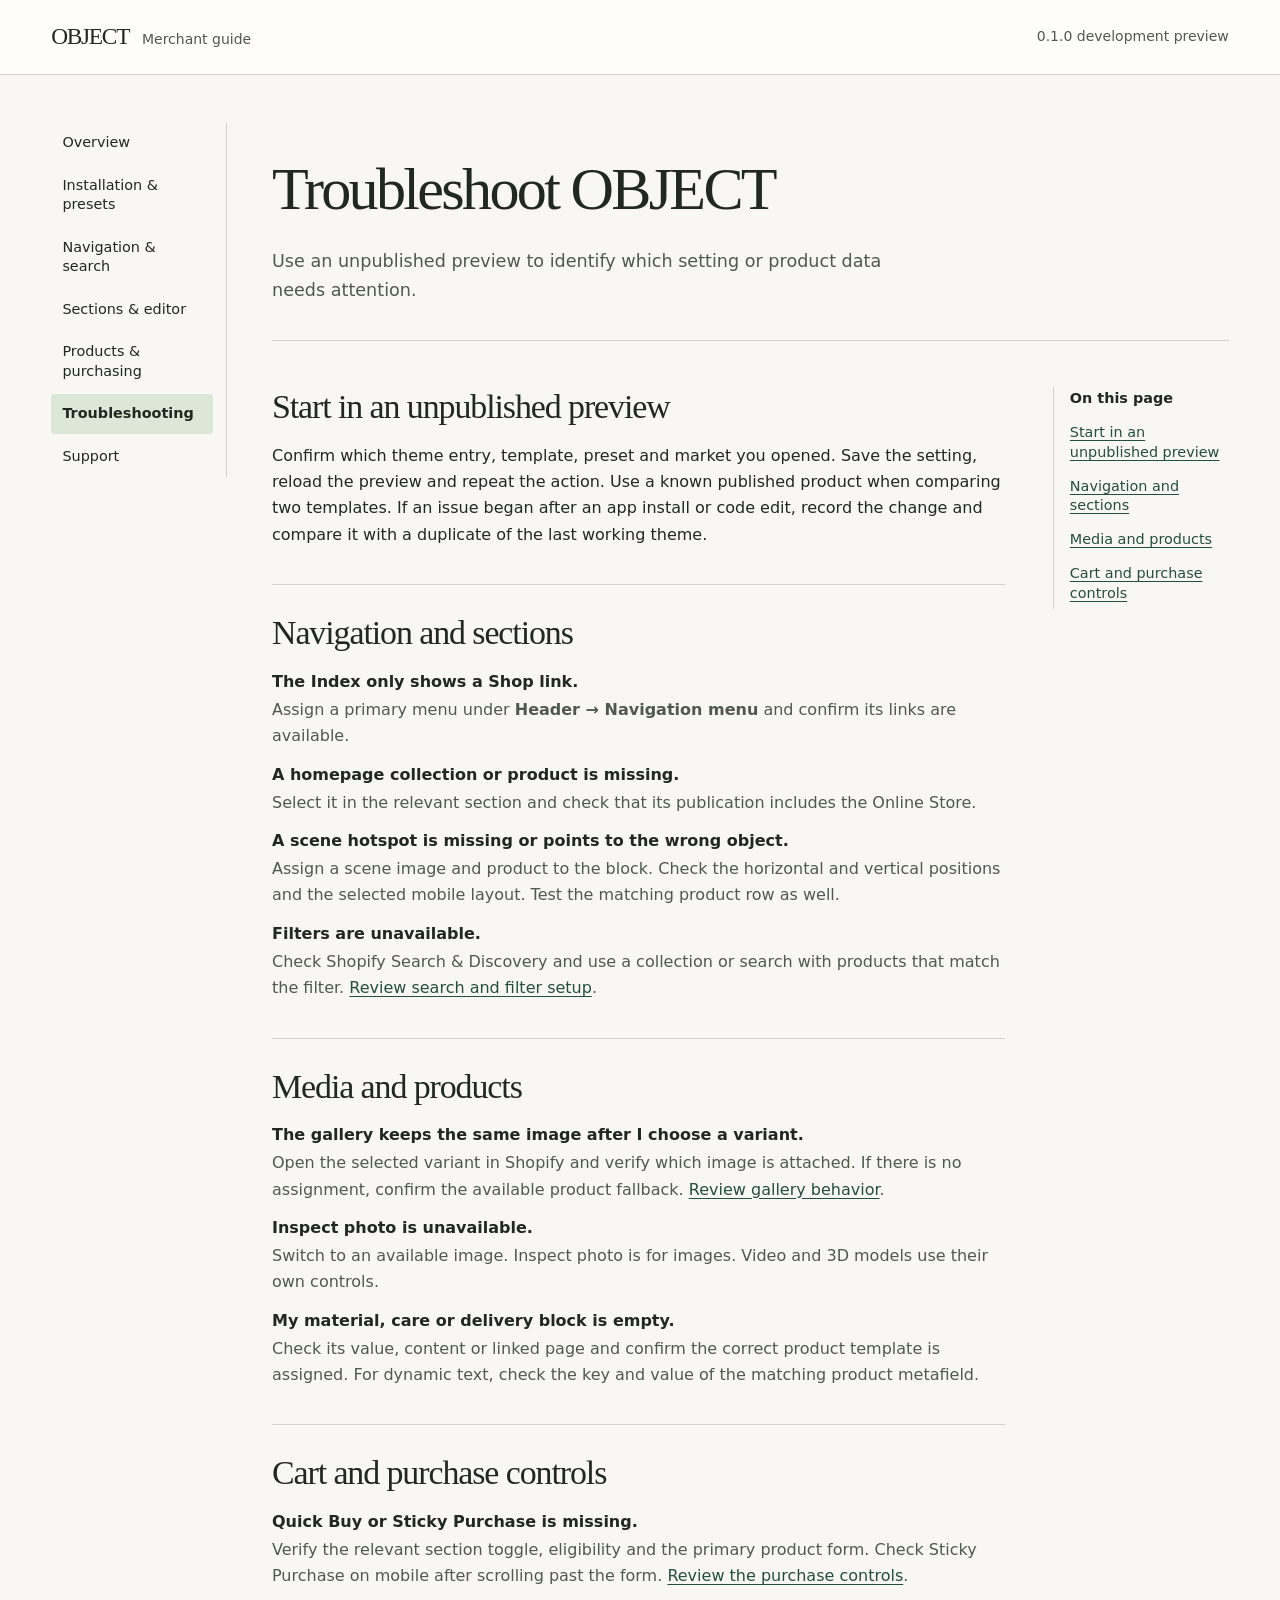
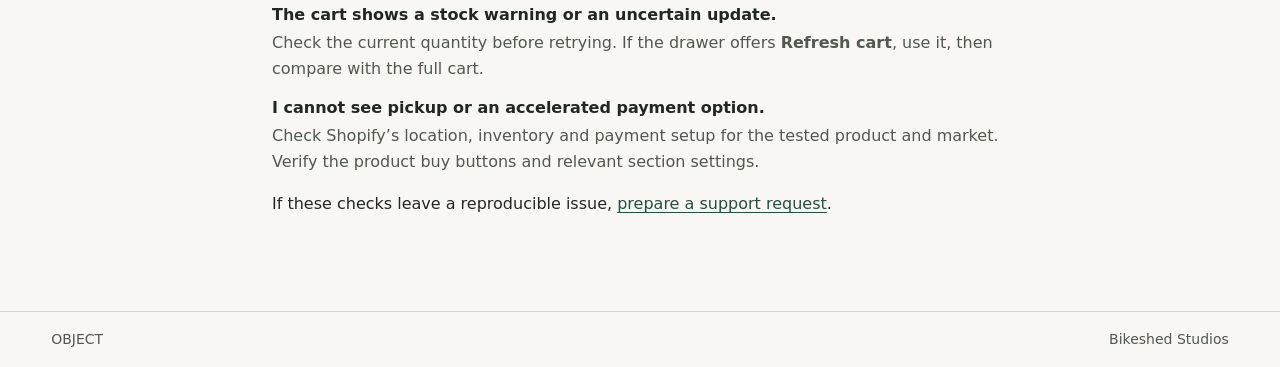
<file: troubleshooting.html>
<!doctype html>
<html lang="en">
<head>
  <meta charset="utf-8">
  <meta name="viewport" content="width=device-width, initial-scale=1">
  <meta name="description" content="Use an unpublished preview to identify which setting or product data needs attention.">
  <title>Troubleshoot OBJECT | OBJECT Merchant Guide</title>
  <link rel="stylesheet" href="assets/docs.css">
</head>
<body>
  <a class="skip-link" href="#main-content">Skip to content</a>
  <header class="masthead">
    <div class="masthead-inner">
      <a class="brand" href="index.html"><span>OBJECT</span><span>Merchant guide</span></a>
      <p class="version">0.1.0 development preview</p>
    </div>
  </header>
  <div class="shell">
    <nav class="guide-nav" aria-label="Guide">
      <ul>
        <li><a href="index.html">Overview</a></li>
<li><a href="installation.html">Installation &amp; presets</a></li>
<li><a href="navigation.html">Navigation &amp; search</a></li>
<li><a href="sections.html">Sections &amp; editor</a></li>
<li><a href="products.html">Products &amp; purchasing</a></li>
<li><a href="troubleshooting.html" aria-current="page">Troubleshooting</a></li>
<li><a href="support.html">Support</a></li>
      </ul>
    </nav>
    <main id="main-content" tabindex="-1">
      <header class="page-heading">
        <h1>Troubleshoot OBJECT</h1>
        <p>Use an unpublished preview to identify which setting or product data needs attention.</p>
      </header>
      <div class="reading-layout">
        <nav class="page-index" aria-label="On this page"><p>On this page</p><ul><li><a href="#preview-problem">Start in an unpublished preview</a></li>
<li><a href="#navigation-and-sections">Navigation and sections</a></li>
<li><a href="#media-and-products">Media and products</a></li>
<li><a href="#cart-and-purchase">Cart and purchase controls</a></li></ul></nav>
        <div class="reading">
<section>
  <h2 id="preview-problem">Start in an unpublished preview</h2>
  <p>Confirm which theme entry, template, preset and market you opened. Save the setting, reload the preview and repeat the action. Use a known published product when comparing two templates. If an issue began after an app install or code edit, record the change and compare it with a duplicate of the last working theme.</p>
</section>
<section>
  <h2 id="navigation-and-sections">Navigation and sections</h2>
  <dl>
    <dt>The Index only shows a Shop link.</dt><dd>Assign a primary menu under <strong>Header → Navigation menu</strong> and confirm its links are available.</dd>
    <dt>A homepage collection or product is missing.</dt><dd>Select it in the relevant section and check that its publication includes the Online Store.</dd>
    <dt>A scene hotspot is missing or points to the wrong object.</dt><dd>Assign a scene image and product to the block. Check the horizontal and vertical positions and the selected mobile layout. Test the matching product row as well.</dd>
    <dt>Filters are unavailable.</dt><dd>Check Shopify Search &amp; Discovery and use a collection or search with products that match the filter. <a href="navigation.html#search-filters">Review search and filter setup</a>.</dd>
  </dl>
</section>
<section>
  <h2 id="media-and-products">Media and products</h2>
  <dl>
    <dt>The gallery keeps the same image after I choose a variant.</dt><dd>Open the selected variant in Shopify and verify which image is attached. If there is no assignment, confirm the available product fallback. <a href="products.html#gallery">Review gallery behavior</a>.</dd>
    <dt>Inspect photo is unavailable.</dt><dd>Switch to an available image. Inspect photo is for images. Video and 3D models use their own controls.</dd>
    <dt>My material, care or delivery block is empty.</dt><dd>Check its value, content or linked page and confirm the correct product template is assigned. For dynamic text, check the key and value of the matching product metafield.</dd>
  </dl>
</section>
<section>
  <h2 id="cart-and-purchase">Cart and purchase controls</h2>
  <dl>
    <dt>Quick Buy or Sticky Purchase is missing.</dt><dd>Verify the relevant section toggle, eligibility and the primary product form. Check Sticky Purchase on mobile after scrolling past the form. <a href="products.html#quick-buy">Review the purchase controls</a>.</dd>
    <dt>The cart shows a stock warning or an uncertain update.</dt><dd>Check the current quantity before retrying. If the drawer offers <strong>Refresh cart</strong>, use it, then compare with the full cart.</dd>
    <dt>I cannot see pickup or an accelerated payment option.</dt><dd>Check Shopify’s location, inventory and payment setup for the tested product and market. Verify the product buy buttons and relevant section settings.</dd>
  </dl>
  <p>If these checks leave a reproducible issue, <a href="support.html#prepare-a-request">prepare a support request</a>.</p>
</section>
        </div>
      </div>
    </main>
  </div>
  <footer class="footer">
    <div class="footer-inner"><span>OBJECT</span><span>Bikeshed Studios</span></div>
  </footer>
</body>
</html>
</file>
<file: assets/docs.css>
:root {
  color-scheme: light;
  --paper: #f8f7f3;
  --panel: #f0efe8;
  --white: #fffefb;
  --ink: #212820;
  --muted: #50594d;
  --rule: #d2d5c9;
  --green: #244e3d;
  --green-deep: #242e27;
  --green-mid: #364638;
  --mint: #dce7d8;
  --focus: #175e45;
  --text: system-ui, -apple-system, "Segoe UI", sans-serif;
  --display: Georgia, "Times New Roman", serif;
  --frame: 84rem;
  --gutter: clamp(1rem, 4vw, 3.5rem);
}

*, *::before, *::after { box-sizing: border-box; }

body {
  margin: 0;
  min-block-size: 100vh;
  background: var(--paper);
  color: var(--ink);
  font: 1rem/1.65 var(--text);
  overflow-wrap: anywhere;
}

a { color: var(--green); text-underline-offset: 0.18em; }
a:hover { color: var(--ink); }
:focus-visible { outline: 2px solid var(--focus); outline-offset: 4px; }
::selection { background: var(--mint); color: var(--ink); }

h1, h2, h3, p, ul, ol, dl { margin-block-start: 0; }
h1, h2 { font-family: var(--display); font-weight: 400; }
h1 { font-size: clamp(2.25rem, 4.7vw, 4.35rem); line-height: 1.05; letter-spacing: -0.045em; margin-block-end: 0.45em; }
h2 { font-size: clamp(1.65rem, 2.65vw, 2.35rem); line-height: 1.16; letter-spacing: -0.032em; margin-block-end: 0.48em; }
h3 { font-size: 1.05rem; line-height: 1.4; margin-block-end: 0.45em; }
p, ul, ol, dl { margin-block-end: 1rem; }
li + li { margin-block-start: 0.45em; }
code { font-size: 0.92em; background: var(--panel); border-radius: 0.2em; padding: 0.12em 0.25em; }
[id] { scroll-margin-block-start: 1.25rem; }

.skip-link {
  position: absolute;
  z-index: 1;
  inset-inline-start: 1rem;
  inset-block-start: 0.6rem;
  background: var(--white);
  padding: 0.55rem 0.9rem;
  transform: translateY(-200%);
}
.skip-link:focus { transform: none; }

.masthead { background: var(--white); border-block-end: 1px solid var(--rule); }
.masthead-inner, .shell, .footer-inner {
  max-inline-size: var(--frame);
  margin-inline: auto;
  padding-inline: var(--gutter);
}
.masthead-inner, .footer-inner {
  display: flex;
  flex-wrap: wrap;
  align-items: center;
  justify-content: space-between;
  gap: 0.3rem 1.5rem;
}
.masthead-inner { min-block-size: 4.6rem; padding-block: 0.75rem; }
.brand {
  display: inline-flex;
  flex-wrap: wrap;
  align-items: baseline;
  column-gap: 0.8rem;
  color: var(--ink);
  text-decoration: none;
}
.brand span:first-child { font-family: var(--display); font-size: 1.46rem; line-height: 1.2; letter-spacing: -0.055em; }
.brand span:last-child { color: var(--muted); font-size: 0.875rem; }
.version { margin: 0; color: var(--muted); font-size: 0.875rem; }

.shell {
  display: grid;
  grid-template-columns: minmax(0, 11rem) minmax(0, 1fr);
  gap: clamp(1.25rem, 3.5vw, 3.5rem);
  padding-block: clamp(1rem, 4vw, 3rem) clamp(3rem, 6vw, 5rem);
}
.guide-nav { align-self: start; border-inline-end: 1px solid var(--rule); padding-inline-end: 0.85rem; }
.guide-nav ul, .page-index ul { list-style: none; padding: 0; margin: 0; }
.guide-nav li + li, .page-index li + li { margin: 0.15rem 0 0; }
.guide-nav a, .page-index a { display: block; line-height: 1.35; font-size: 0.9rem; }
.guide-nav a { padding: 0.65rem 0.7rem; color: var(--ink); text-decoration: none; border-radius: 0.25rem; }
.guide-nav a:hover, .guide-nav a[aria-current="page"] { background: var(--mint); }
.guide-nav a[aria-current="page"] { font-weight: 650; }

main { min-inline-size: 0; }
.page-heading {
  padding-block: clamp(0.85rem, 2.7vw, 2.3rem);
  border-block-end: 1px solid var(--rule);
  margin-block-end: clamp(1.5rem, 3.6vw, 3rem);
}
.page-heading p {
  margin: 0;
  max-inline-size: 58ch;
  color: var(--muted);
  font-size: 1.1rem;
}
.page-heading--home {
  background: linear-gradient(118deg, var(--green-deep), var(--green-mid));
  color: var(--white);
  padding: clamp(1.5rem, 5.5vw, 4.5rem);
  margin-block-end: clamp(1.5rem, 3vw, 2.4rem);
  border: 1px solid var(--green-deep);
  border-radius: 0.35rem;
}
.page-heading--home p { color: var(--mint); }

.reading-layout { display: grid; grid-template-columns: minmax(0, 1fr) minmax(8.5rem, 11rem); gap: clamp(1.25rem, 4vw, 3rem); }
.reading-layout--wide { display: block; }
.reading { min-inline-size: 0; grid-column: 1; grid-row: 1; }
.reading > section, .reading > aside { max-inline-size: 72ch; }
.reading-layout--wide .reading > section { max-inline-size: none; }
.reading > section + section { margin-block-start: 2.25rem; border-block-start: 1px solid var(--rule); padding-block-start: 1.75rem; }
.reading ol, .reading ul { padding-inline-start: 1.3rem; }
.reading dt { font-weight: 650; }
.reading dd { margin: 0.1rem 0 0.75rem; color: var(--muted); }

.page-index {
  grid-column: 2;
  grid-row: 1;
  align-self: start;
  border-inline-start: 1px solid var(--rule);
  padding-inline-start: 1rem;
}
.page-index p { font-weight: 650; font-size: 0.9rem; margin-block-end: 0.4rem; }
.page-index a { padding-block: 0.38rem; }
.note { border-inline-start: 3px solid var(--green); background: var(--panel); padding: 0.75rem 1rem; margin-block: 1.25rem; }
.note p:last-child { margin: 0; }

.task-grid, .preset-grid {
  display: grid;
  grid-template-columns: repeat(auto-fit, minmax(min(100%, 14rem), 1fr));
  gap: 0.75rem;
}
a.task-card, .preset-card { background: var(--white); border: 1px solid var(--rule); border-radius: 0.3rem; padding: 1rem; }
a.task-card { display: block; text-decoration: none; color: var(--ink); }
a.task-card:hover { border-color: var(--green); }
.task-card strong { display: block; color: var(--green); margin-block-end: 0.25rem; text-decoration: underline; text-underline-offset: 0.18em; }
.task-card span { display: block; color: var(--muted); font-size: 0.94rem; }
.preset-card h3 { font-family: var(--display); font-size: 1.48rem; font-weight: 400; }
.preset-card p { margin: 0; }
.preset-card--dark { background: var(--green-deep); border-color: var(--green-deep); color: var(--white); }

.footer { border-block-start: 1px solid var(--rule); color: var(--muted); font-size: 0.875rem; }
.footer-inner { padding-block: 1rem; }

@media (max-width: 68rem) {
  .reading-layout { display: block; }
  .page-index { background: var(--panel); border: 0; padding: 0.7rem 0.9rem; margin-block-end: 1.6rem; }
  .page-index ul { display: flex; flex-wrap: wrap; column-gap: 0.9rem; }
}

@media (max-width: 49rem) {
  .shell { display: block; }
  .guide-nav { border-inline-end: 0; margin-block-end: 1.25rem; padding: 0 0 0.75rem; border-block-end: 1px solid var(--rule); }
  .guide-nav ul { display: grid; grid-template-columns: repeat(auto-fit, minmax(min(100%, 8.5rem), 1fr)); gap: 0.2rem 0.35rem; }
  .guide-nav li + li { margin: 0; }
}

@media (forced-colors: active) {
  :focus-visible { outline-color: Highlight; }
  .guide-nav a[aria-current="page"] { outline: 1px solid currentColor; }
}
</file>
